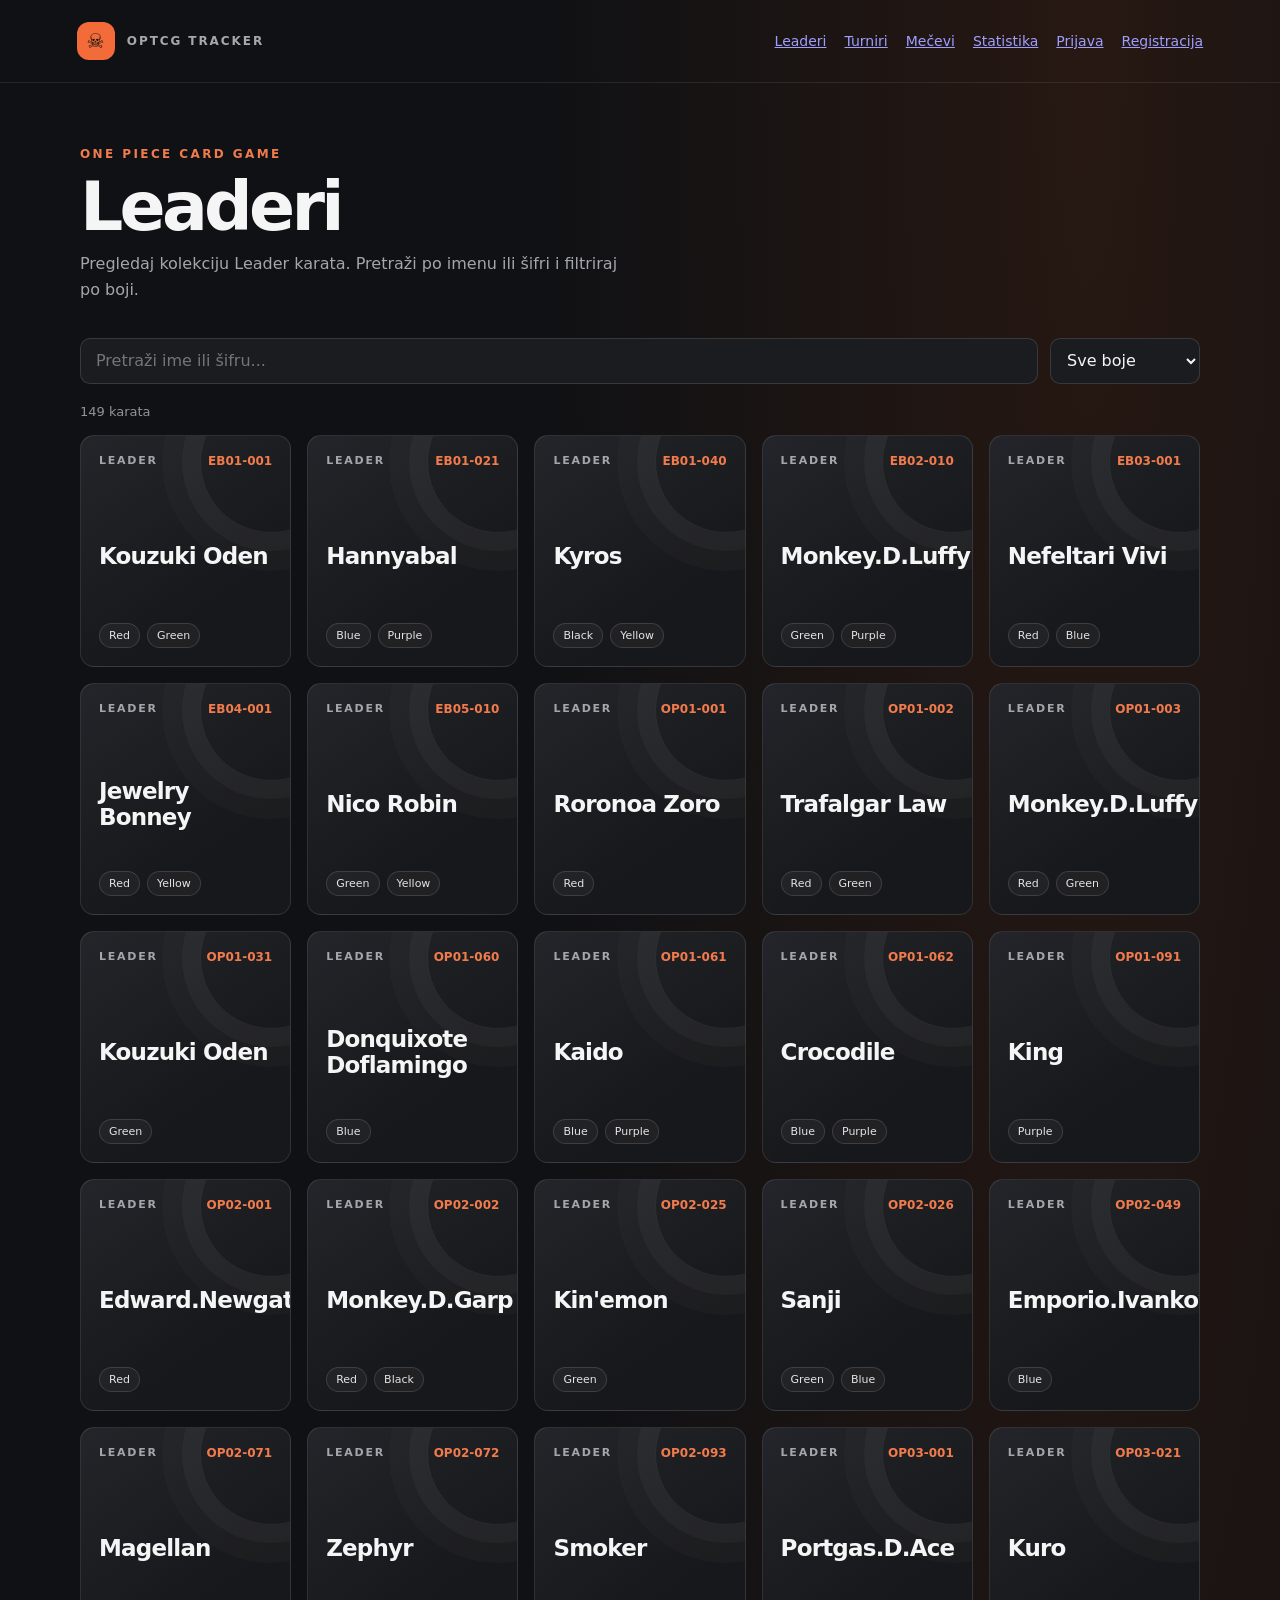
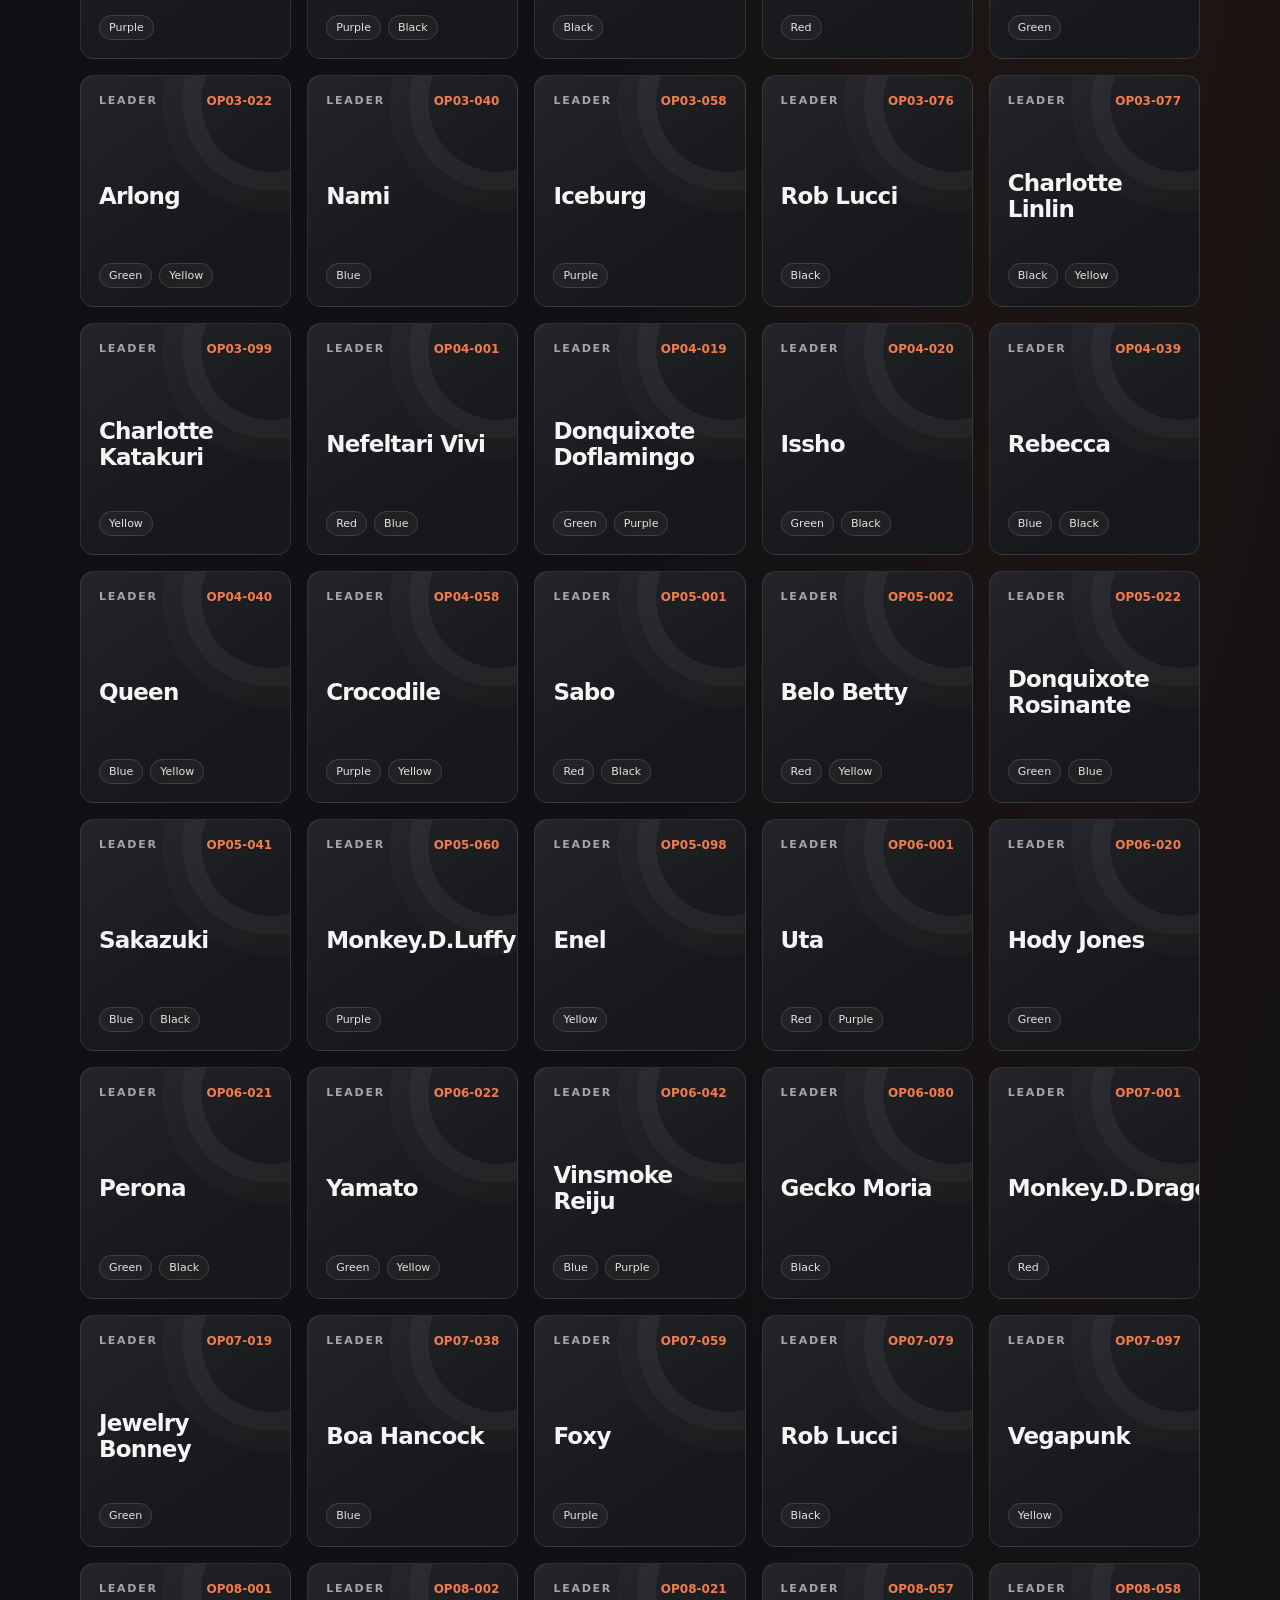
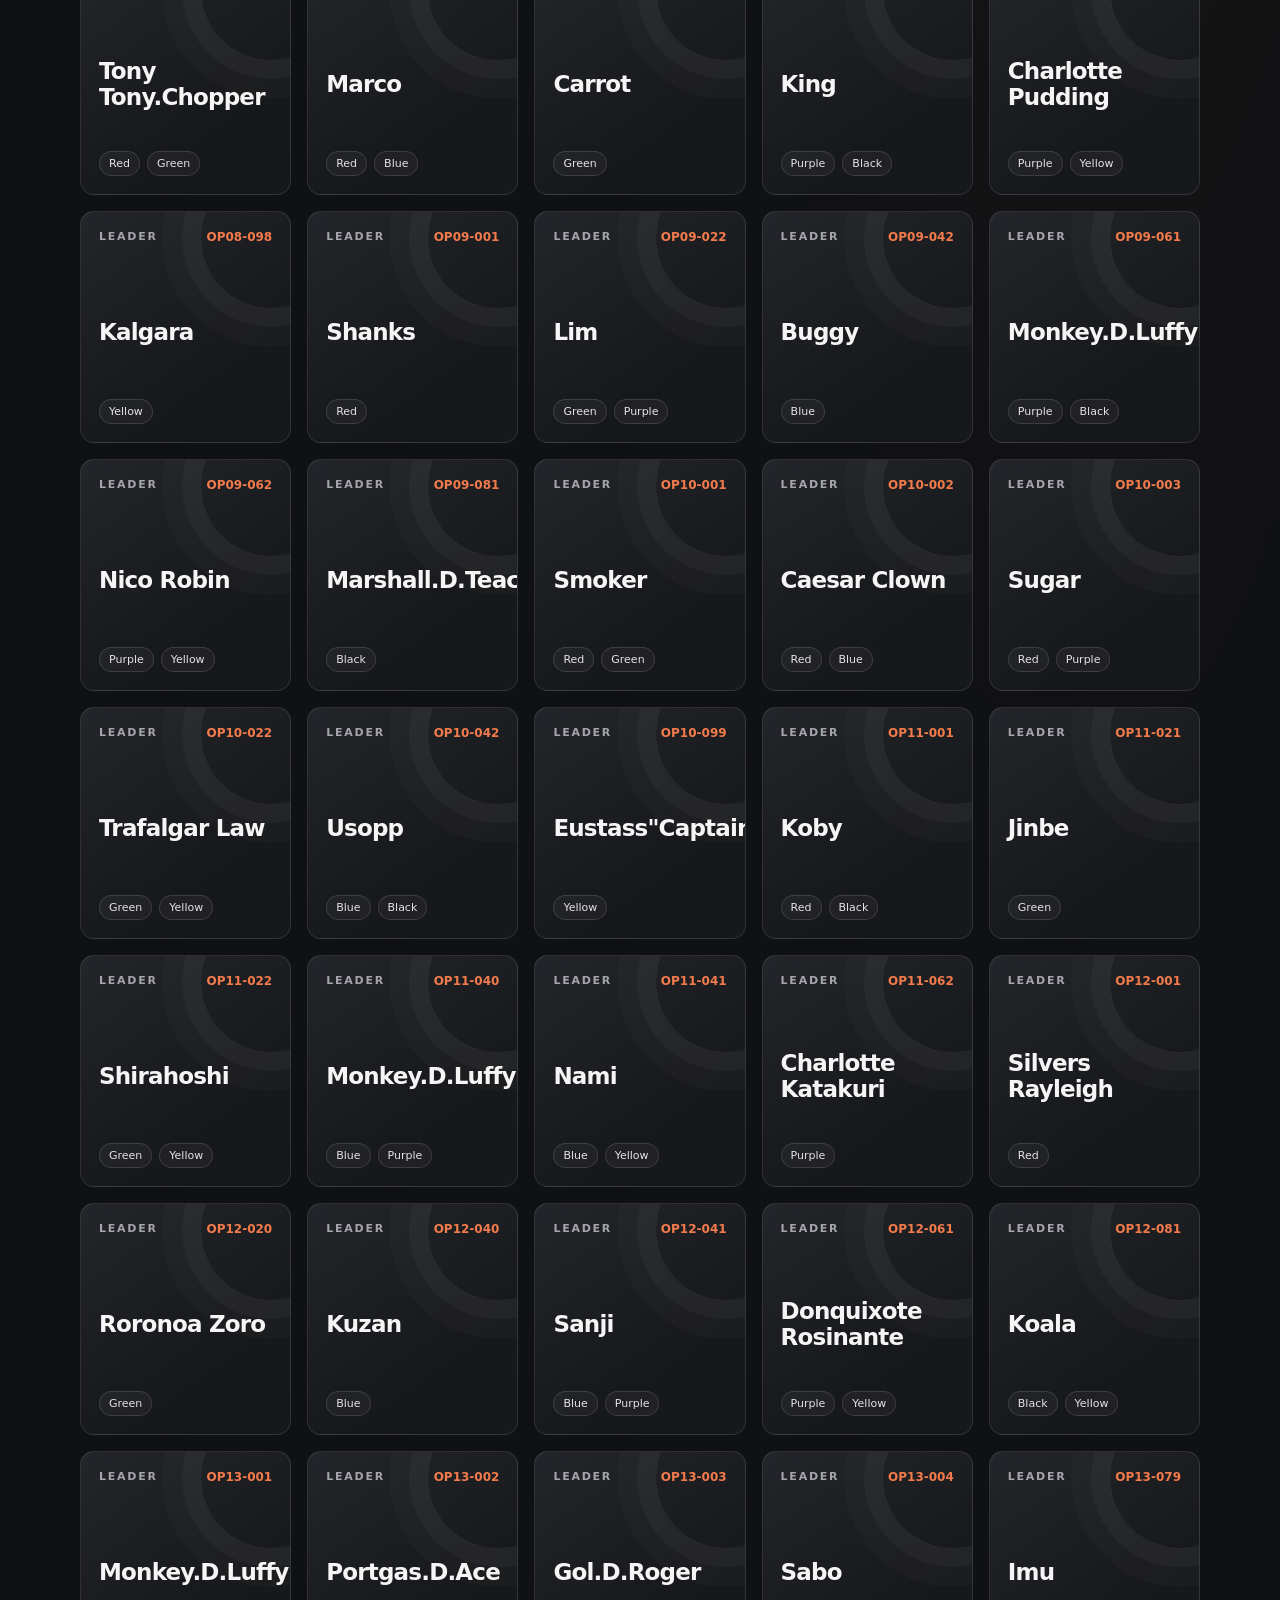
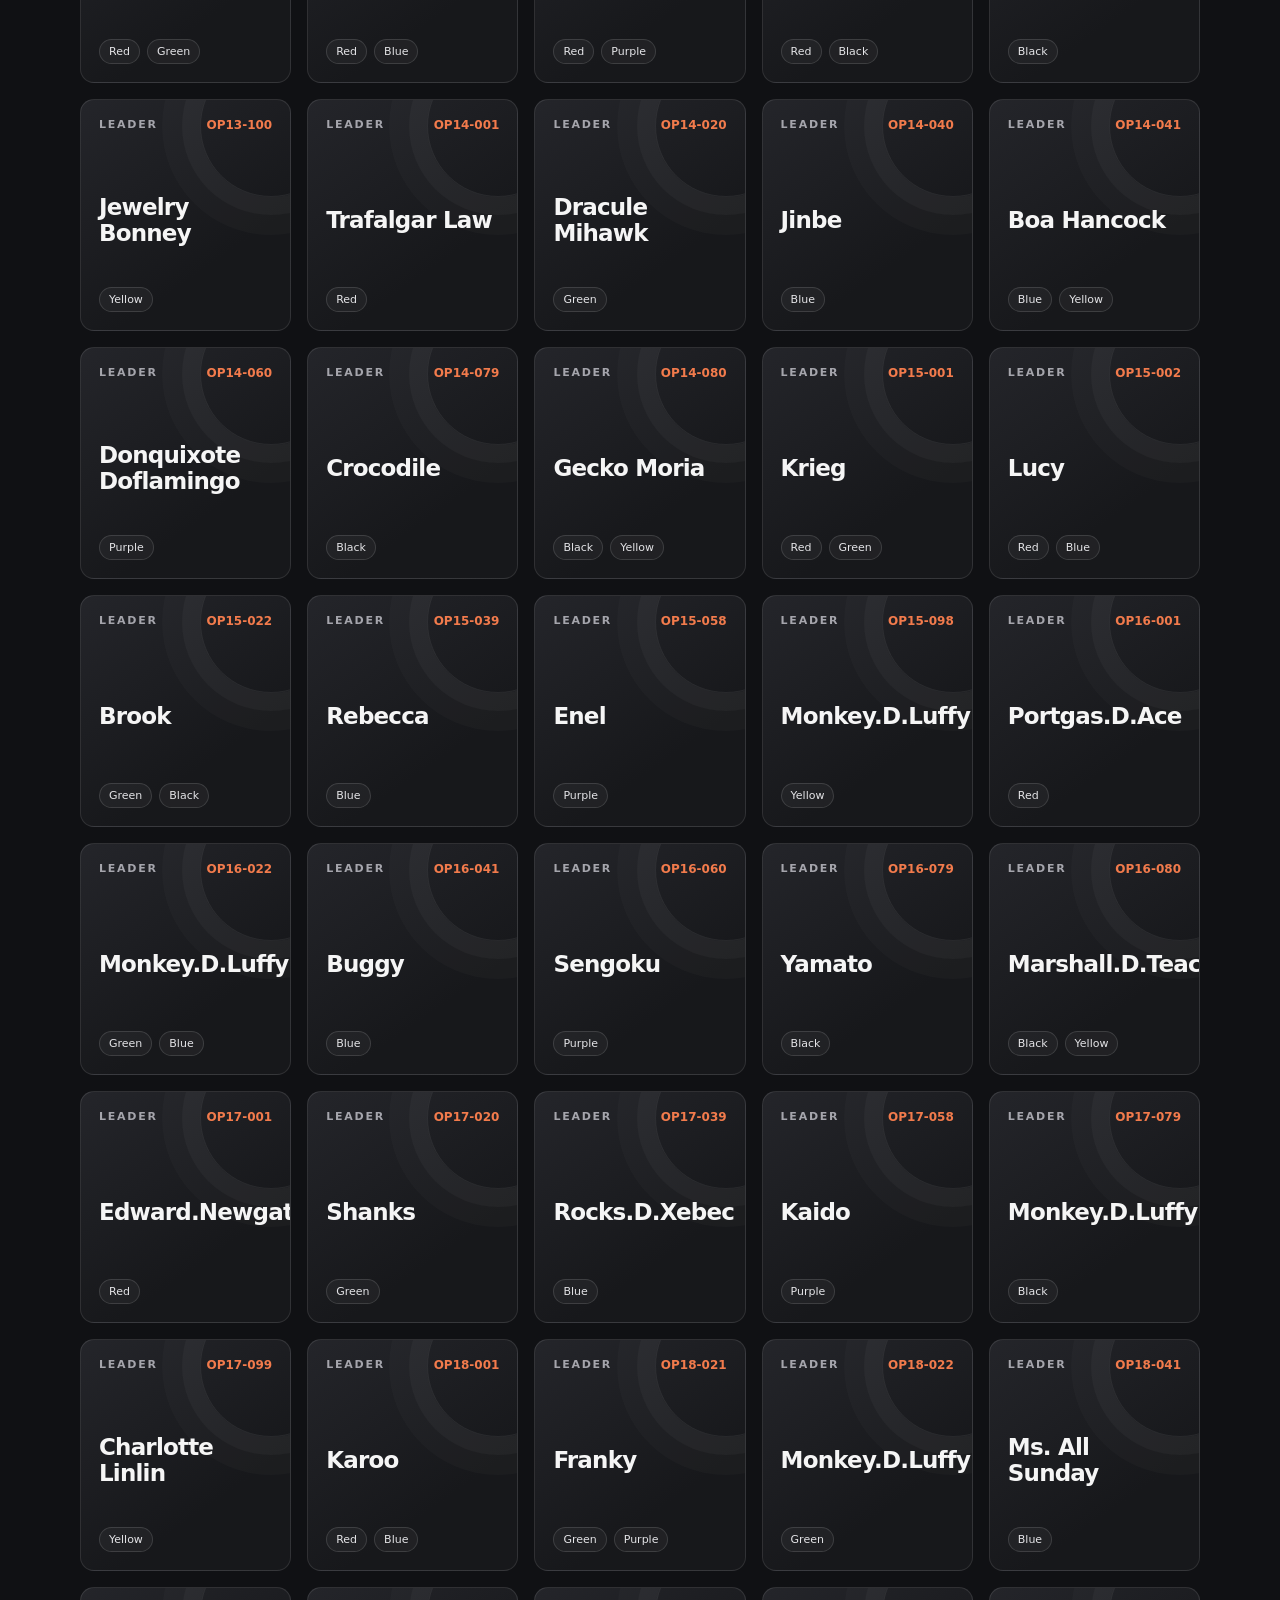
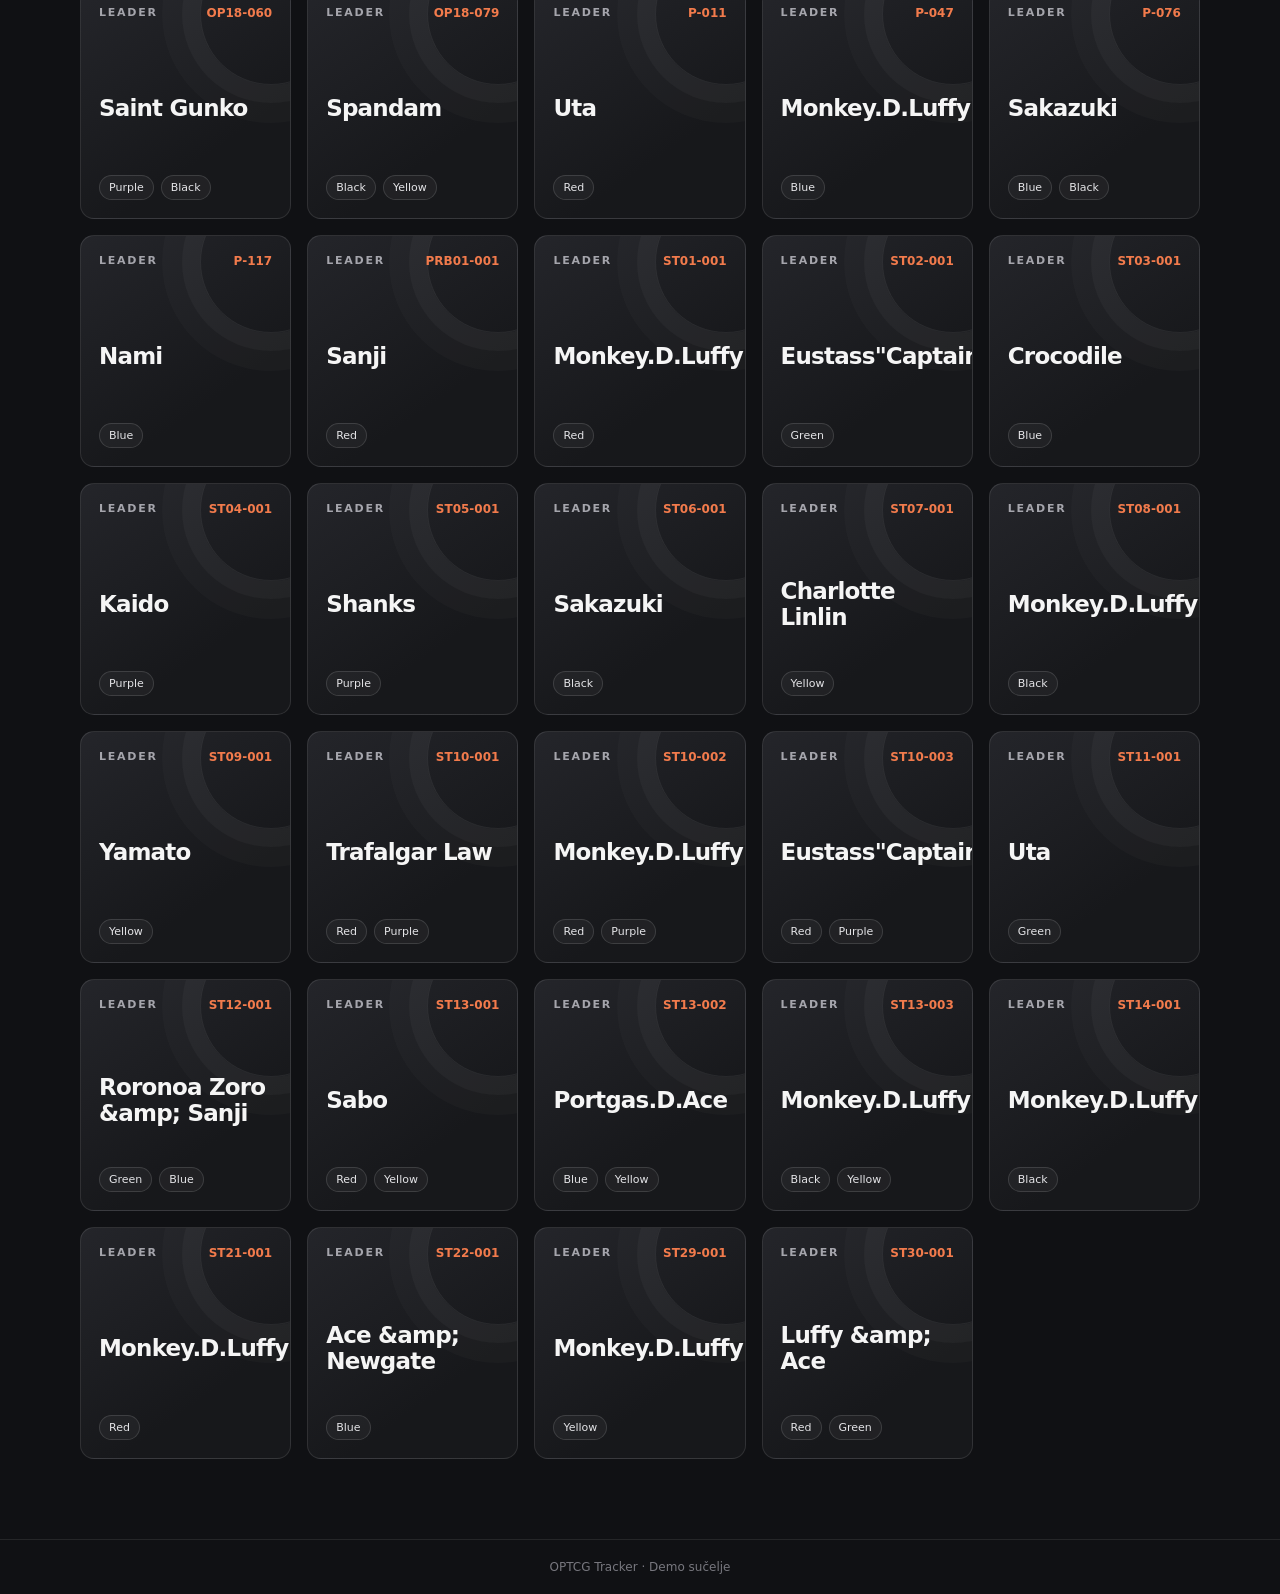
<file: web/index.html>
<!doctype html>
<html lang="hr">
  <head>
    <meta charset="utf-8">
    <meta name="viewport" content="width=device-width, initial-scale=1">
    <title>OPTCG Tracker — Leaders</title>
    <style>
      :root {
        color-scheme: dark;
        font-family: Inter, ui-sans-serif, system-ui, -apple-system, BlinkMacSystemFont, "Segoe UI", sans-serif;
        background: #101114;
        color: #f5f5f5;
        font-synthesis: none;
      }

      * { box-sizing: border-box; }

      body {
        margin: 0;
        min-width: 320px;
        background:
          radial-gradient(ellipse at 85% 0%, #49220f66, transparent 34rem),
          #101114;
      }

      header {
        display: flex;
        justify-content: space-between;
        align-items: center;
        gap: 20px;
        padding: 22px max(6vw, 24px);
        border-bottom: 1px solid #ffffff16;
      }

      .brand { display: flex; align-items: center; gap: 12px; font-weight: 800; letter-spacing: .04em; }
      .brand-mark {
        display: grid;
        width: 38px;
        height: 38px;
        place-items: center;
        border-radius: 12px;
        background: #f26b38;
        color: #151515;
        font-size: 20px;
      }
      .brand span:last-child { color: #a7a7ac; font-size: 12px; font-weight: 600; letter-spacing: .16em; }
      .demo-tag { color: #c8c8cc; font-size: 13px; }
      nav { display: flex; align-items: center; gap: 18px; color: #b7b7bd; font-size: 14px; }
      nav a:hover { color: #f27b4c; }

      main { width: min(1120px, 88vw); margin: 64px auto 80px; }
      .eyebrow { color: #f27b4c; font-size: 12px; font-weight: 800; letter-spacing: .2em; text-transform: uppercase; }
      h1 { margin: 12px 0 10px; font-size: clamp(38px, 7vw, 68px); letter-spacing: -.055em; line-height: 1; }
      .intro { max-width: 560px; margin: 0; color: #a5a5ac; line-height: 1.65; }

      .toolbar { display: flex; gap: 12px; margin: 34px 0 20px; }
      input, select {
        min-height: 46px;
        border: 1px solid #ffffff20;
        border-radius: 10px;
        outline: none;
        background: #1b1c20;
        color: #f5f5f5;
        font: inherit;
      }
      input { flex: 1; padding: 0 15px; }
      select { min-width: 150px; padding: 0 12px; }
      input:focus, select:focus { border-color: #f27b4c; }
      .result-count { margin: 0 0 16px; color: #929299; font-size: 13px; }

      .grid { display: grid; grid-template-columns: repeat(auto-fill, minmax(210px, 1fr)); gap: 16px; }
      .card {
        position: relative;
        display: flex;
        min-height: 232px;
        flex-direction: column;
        justify-content: space-between;
        overflow: hidden;
        padding: 18px;
        border: 1px solid #ffffff1b;
        border-radius: 14px;
        background: linear-gradient(145deg, #24252a, #17181b 68%);
        transition: transform .18s ease, border-color .18s ease;
      }
      .card:hover { transform: translateY(-4px); border-color: #f27b4c99; }
      .card::after {
        position: absolute;
        top: -45px;
        right: -52px;
        width: 140px;
        height: 140px;
        border: 1px solid #ffffff12;
        border-radius: 50%;
        box-shadow: 0 0 0 18px #ffffff08, 0 0 0 38px #ffffff05;
        content: "";
      }
      .card-top, .card-bottom { position: relative; z-index: 1; }
      .card-top { display: flex; justify-content: space-between; align-items: center; }
      .leader-label { color: #a5a5ac; font-size: 11px; font-weight: 800; letter-spacing: .16em; }
      .code { color: #f27b4c; font-size: 12px; font-weight: 800; }
      .card h2 { max-width: 200px; margin: 42px 0 20px; font-size: 23px; letter-spacing: -.035em; line-height: 1.15; }
      .colors { display: flex; flex-wrap: wrap; gap: 7px; }
      .color {
        padding: 5px 9px;
        border: 1px solid #ffffff20;
        border-radius: 99px;
        background: #ffffff0b;
        color: #e4e4e7;
        font-size: 11px;
      }
      .message { grid-column: 1 / -1; padding: 28px; border: 1px solid #ffffff20; border-radius: 12px; color: #c6c6ca; }
      footer { padding: 20px; border-top: 1px solid #ffffff16; color: #77777e; text-align: center; font-size: 12px; }

      @media (max-width: 560px) {
        header { padding: 18px 6vw; }
        .demo-tag { display: none; }
        nav { gap: 12px; font-size: 12px; }
        main { margin-top: 46px; }
        .toolbar { flex-direction: column; }
        select { width: 100%; }
      }
    </style>
  </head>
  <body>
    <header>
      <div class="brand"><span class="brand-mark">☠</span><span>OPTCG <span>TRACKER</span></span></div>
      <nav><a href="index.html">Leaderi</a><a href="tournaments.html">Turniri</a><a href="matches.html">Mečevi</a><a href="stats.html">Statistika</a><a href="login.html">Prijava</a><a href="register.html">Registracija</a></nav>
    </header>
    <main>
      <div class="eyebrow">One Piece Card Game</div>
      <h1>Leaderi</h1>
      <p class="intro">Pregledaj kolekciju Leader karata. Pretraži po imenu ili šifri i filtriraj po boji.</p>
      <div class="toolbar">
        <input id="search" type="search" placeholder="Pretraži ime ili šifru..." aria-label="Pretraži karte">
        <select id="color-filter" aria-label="Filtriraj po boji">
          <option value="">Sve boje</option>
        </select>
      </div>
      <p id="result-count" class="result-count">Učitavanje karata...</p>
      <section id="leaders" class="grid" aria-live="polite"></section>
    </main>
    <footer>OPTCG Tracker · Demo sučelje</footer>
    <script>
      const grid = document.querySelector("#leaders");
      const search = document.querySelector("#search");
      const colorFilter = document.querySelector("#color-filter");
      const resultCount = document.querySelector("#result-count");
      let leaders = [];

      function renderLeaders() {
        const query = search.value.trim().toLowerCase();
        const selectedColor = colorFilter.value;
        const filtered = leaders.filter((leader) => {
          const matchesQuery = `${leader.name} ${leader.code}`.toLowerCase().includes(query);
          const colors = leader.color.split("/").map((color) => color.trim());
          return matchesQuery && (!selectedColor || colors.includes(selectedColor));
        });

        resultCount.textContent = `${filtered.length} ${filtered.length === 1 ? "karta" : "karata"}`;
        grid.replaceChildren();

        if (filtered.length === 0) {
          const empty = document.createElement("div");
          empty.className = "message";
          empty.textContent = "Nema karata koje odgovaraju pretrazi.";
          grid.append(empty);
          return;
        }

        for (const leader of filtered) {
          const card = document.createElement("article");
          card.className = "card";

          const top = document.createElement("div");
          top.className = "card-top";
          const label = document.createElement("span");
          label.className = "leader-label";
          label.textContent = "LEADER";
          const code = document.createElement("span");
          code.className = "code";
          code.textContent = leader.code;
          top.append(label, code);

          const name = document.createElement("h2");
          name.textContent = leader.name;
          const colors = document.createElement("div");
          colors.className = "colors";
          for (const color of leader.color.split("/")) {
            const chip = document.createElement("span");
            chip.className = "color";
            chip.textContent = color.trim();
            colors.append(chip);
          }

          const bottom = document.createElement("div");
          bottom.className = "card-bottom";
          bottom.append(colors);
          card.append(top, name, bottom);
          grid.append(card);
        }
      }

      async function loadLeaders() {
        try {
          const response = await fetch("../src/data/leaders.json");
          if (!response.ok) throw new Error(`HTTP ${response.status}`);
          leaders = await response.json();

          const colors = [...new Set(leaders.flatMap((leader) => leader.color.split("/").map((color) => color.trim())))].sort();
          for (const color of colors) {
            const option = document.createElement("option");
            option.value = color;
            option.textContent = color;
            colorFilter.append(option);
          }
          renderLeaders();
        } catch (error) {
          resultCount.textContent = "Podaci nisu učitani.";
          const message = document.createElement("div");
          message.className = "message";
          message.textContent = "Pokreni lokalni web-poslužitelj iz glavne mape projekta da bi se karte učitale.";
          grid.append(message);
          console.error("Greška pri učitavanju Leader karata:", error);
        }
      }

      search.addEventListener("input", renderLeaders);
      colorFilter.addEventListener("change", renderLeaders);
      loadLeaders();
    </script>
  </body>
</html>
</file>
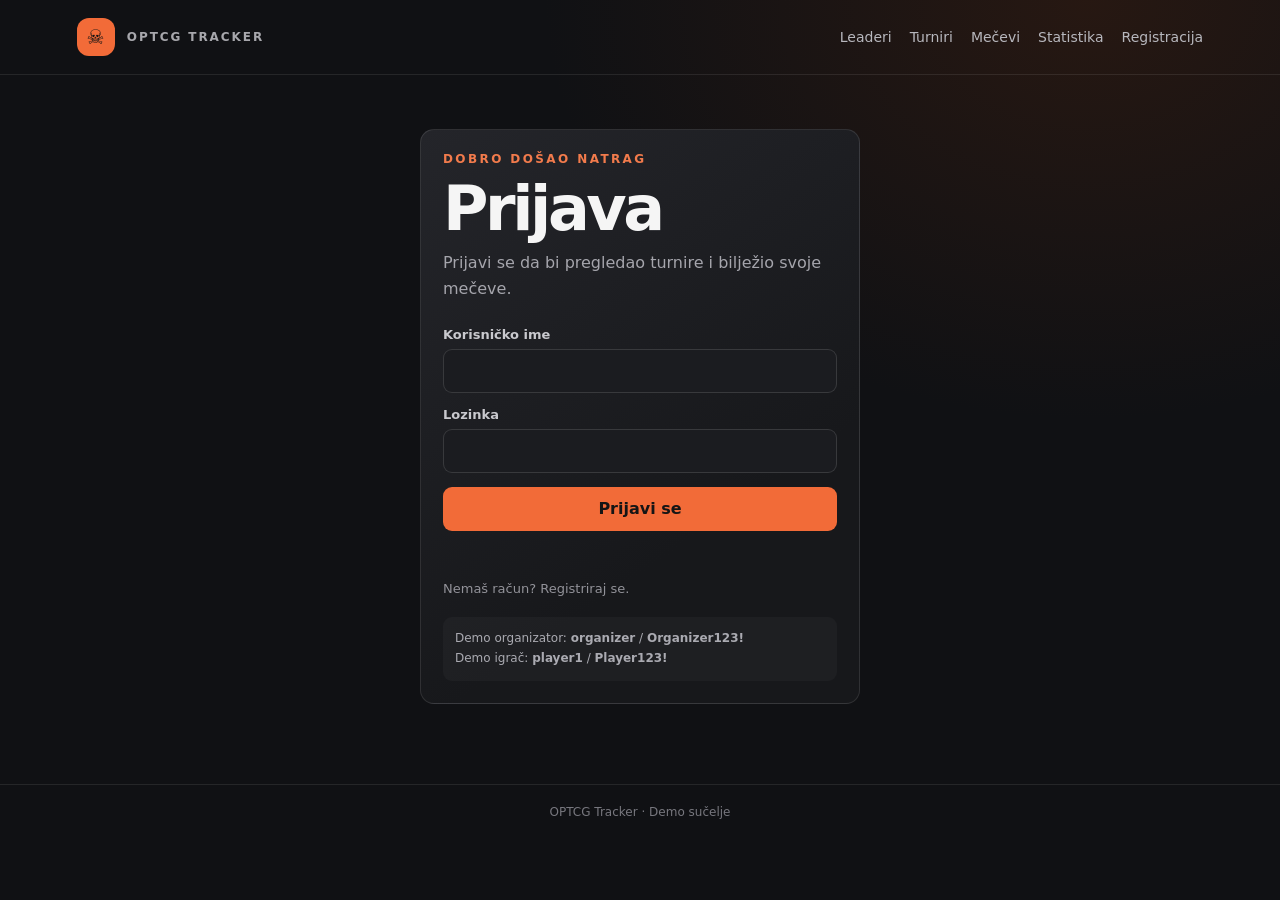
<file: web/login.html>
<!doctype html>
<html lang="hr">
  <head>
    <meta charset="utf-8">
    <meta name="viewport" content="width=device-width, initial-scale=1">
    <title>Prijava — OPTCG Tracker</title>
    <link rel="stylesheet" href="demo.css">
  </head>
  <body>
    <header>
      <a class="brand" href="index.html"><span class="brand-mark">☠</span><span>OPTCG <span>TRACKER</span></span></a>
      <nav><a href="index.html">Leaderi</a><a href="tournaments.html">Turniri</a><a href="matches.html">Mečevi</a><a href="stats.html">Statistika</a><a href="register.html">Registracija</a></nav>
    </header>
    <main>
      <section class="login-wrap panel">
        <div class="eyebrow">Dobro došao natrag</div>
        <h1>Prijava</h1>
        <p class="intro">Prijavi se da bi pregledao turnire i bilježio svoje mečeve.</p>
        <form id="login-form" style="margin-top:24px">
          <label>Korisničko ime<input name="username" autocomplete="username" required></label>
          <label>Lozinka<input name="password" type="password" autocomplete="current-password" required></label>
          <button class="primary" type="submit">Prijavi se</button>
          <p id="notice" class="notice" role="status"></p>
        </form>
        <p class="hint">Nemaš račun? <a href="register.html">Registriraj se</a>.</p>
        <p class="demo-credentials">Demo organizator: <strong>organizer</strong> / <strong>Organizer123!</strong><br>Demo igrač: <strong>player1</strong> / <strong>Player123!</strong></p>
      </section>
    </main>
    <footer>OPTCG Tracker · Demo sučelje</footer>
    <script src="demo.js"></script>
  </body>
</html>
</file>
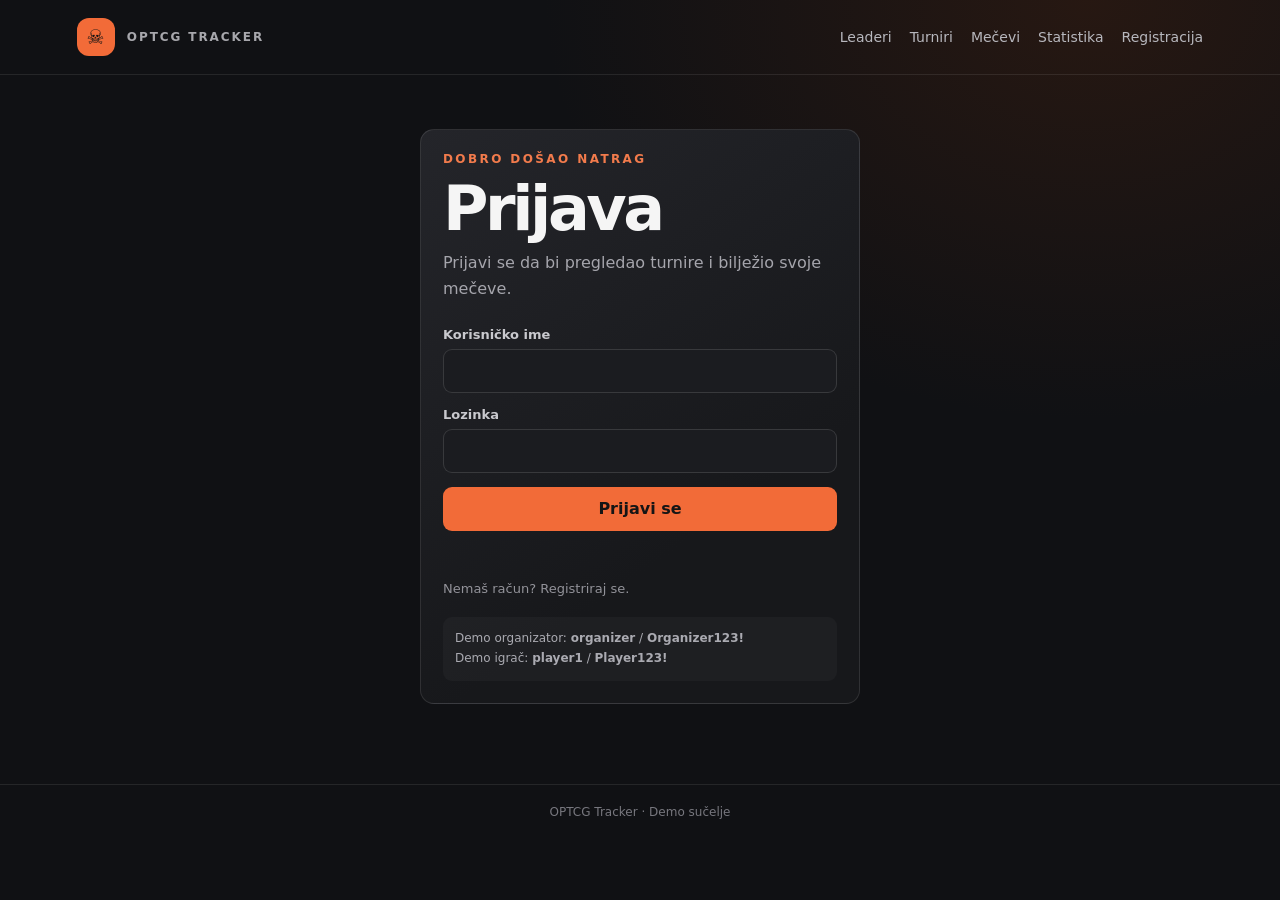
<file: web/matches.html>
<!doctype html>
<html lang="hr">
  <head>
    <meta charset="utf-8">
    <meta name="viewport" content="width=device-width, initial-scale=1">
    <title>Mečevi — OPTCG Tracker</title>
    <link rel="stylesheet" href="demo.css">
  </head>
  <body>
    <header>
      <a class="brand" href="index.html"><span class="brand-mark">☠</span><span>OPTCG <span>TRACKER</span></span></a>
      <nav><span id="user-label"></span><a href="index.html">Leaderi</a><a href="tournaments.html">Turniri</a><a href="matches.html">Mečevi</a><a href="stats.html">Statistika</a><button type="button" data-logout>Odjava</button></nav>
    </header>
    <main>
      <div class="eyebrow">Praćenje rezultata</div>
      <h1>Mečevi</h1>
      <p class="intro">Zabilježi rezultat meča i pregledaj svoje ranije unose.</p>
      <div class="layout">
        <section class="panel">
          <h2>Novi meč</h2>
          <form id="match-form">
            <label>Moj Leader<select name="my_leader_id" required></select></label>
            <label>Leader protivnika<select name="opponent_leader_id" required></select></label>
            <label>Ime protivnika<input name="opponent_name" maxlength="100" required></label>
            <label>Turnir (opcionalno)<select name="tournament_id"></select></label>
            <label>Runda (opcionalno)<input name="round_number" type="number" min="1"></label>
            <label>Ishod
              <select name="result" required>
                <option value="WIN">Pobjeda</option>
                <option value="LOSS">Poraz</option>
                <option value="DRAW">Neriješeno</option>
              </select>
            </label>
            <label>Ishod bacanja kocke
              <select name="dice_result" required>
                <option value="WIN">Pobjeda</option>
                <option value="LOSS">Poraz</option>
              </select>
            </label>
            <label>Redoslijed igre
              <select name="turn_order" required>
                <option value="FIRST">Igrao sam prvi</option>
                <option value="SECOND">Igrao sam drugi</option>
              </select>
            </label>
            <button class="primary" type="submit">Spremi meč</button>
          </form>
          <p id="notice" class="notice" role="status"></p>
          <p class="hint">Za unos meča u turnir moraš biti prijavljen na taj turnir s odabranim Leaderom.</p>
        </section>
        <section>
          <h2>Moji mečevi</h2>
          <div id="match-list" class="items" aria-live="polite"></div>
        </section>
      </div>
    </main>
    <footer>OPTCG Tracker · Demo sučelje</footer>
    <script src="demo.js"></script>
  </body>
</html>
</file>
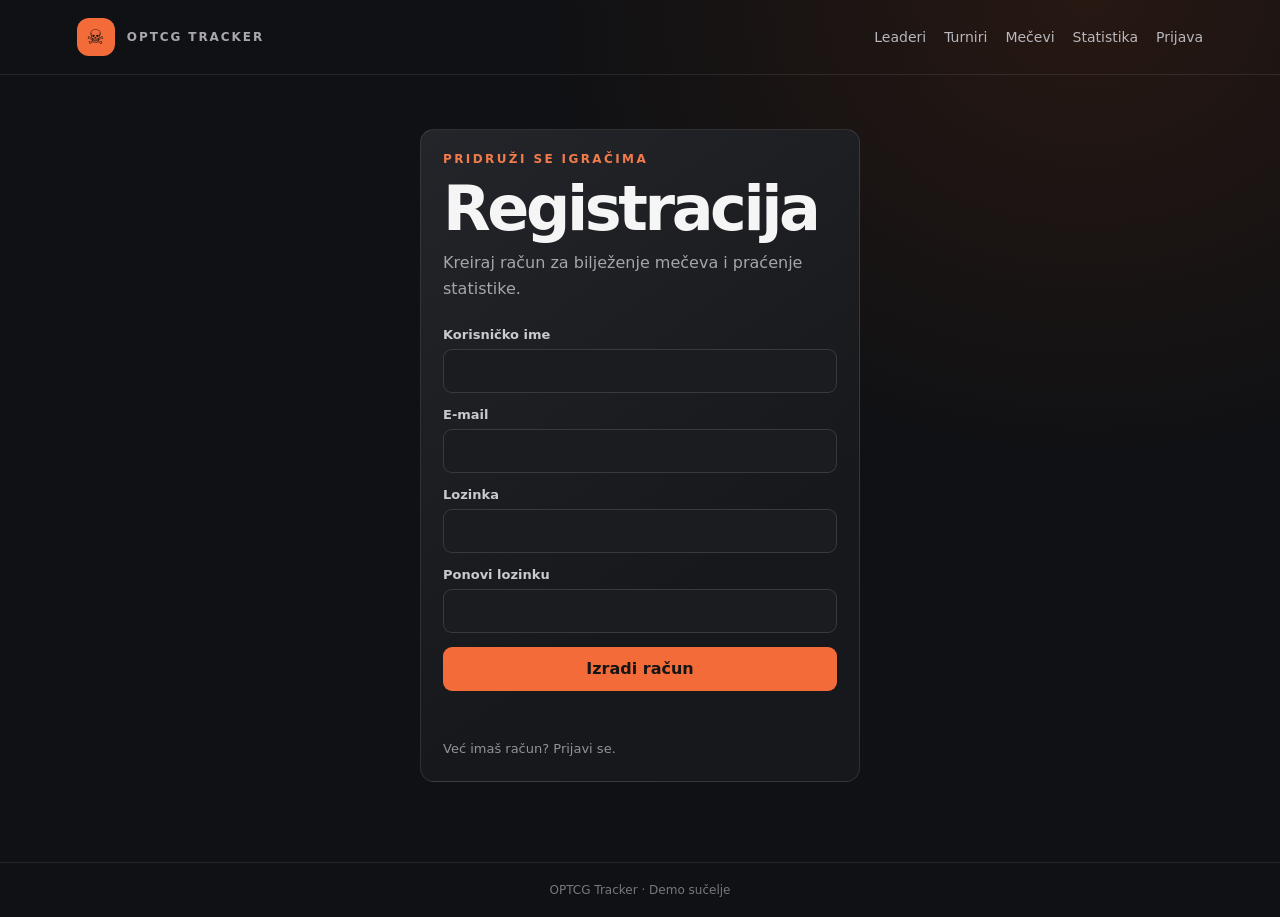
<file: web/register.html>
<!doctype html>
<html lang="hr">
  <head>
    <meta charset="utf-8">
    <meta name="viewport" content="width=device-width, initial-scale=1">
    <title>Registracija — OPTCG Tracker</title>
    <link rel="stylesheet" href="demo.css">
  </head>
  <body>
    <header>
      <a class="brand" href="index.html"><span class="brand-mark">☠</span><span>OPTCG <span>TRACKER</span></span></a>
      <nav><a href="index.html">Leaderi</a><a href="tournaments.html">Turniri</a><a href="matches.html">Mečevi</a><a href="stats.html">Statistika</a><a href="login.html">Prijava</a></nav>
    </header>
    <main>
      <section class="login-wrap panel">
        <div class="eyebrow">Pridruži se igračima</div>
        <h1>Registracija</h1>
        <p class="intro">Kreiraj račun za bilježenje mečeva i praćenje statistike.</p>
        <form id="register-form" style="margin-top:24px">
          <label>Korisničko ime<input name="username" autocomplete="username" minlength="1" maxlength="50" required></label>
          <label>E-mail<input name="email" type="email" autocomplete="email" maxlength="255" required></label>
          <label>Lozinka<input name="password" type="password" autocomplete="new-password" minlength="8" required></label>
          <label>Ponovi lozinku<input name="password_confirmation" type="password" autocomplete="new-password" minlength="8" required></label>
          <button class="primary" type="submit">Izradi račun</button>
          <p id="notice" class="notice" role="status"></p>
        </form>
        <p class="hint">Već imaš račun? <a href="login.html">Prijavi se</a>.</p>
      </section>
    </main>
    <footer>OPTCG Tracker · Demo sučelje</footer>
    <script src="demo.js"></script>
  </body>
</html>
</file>
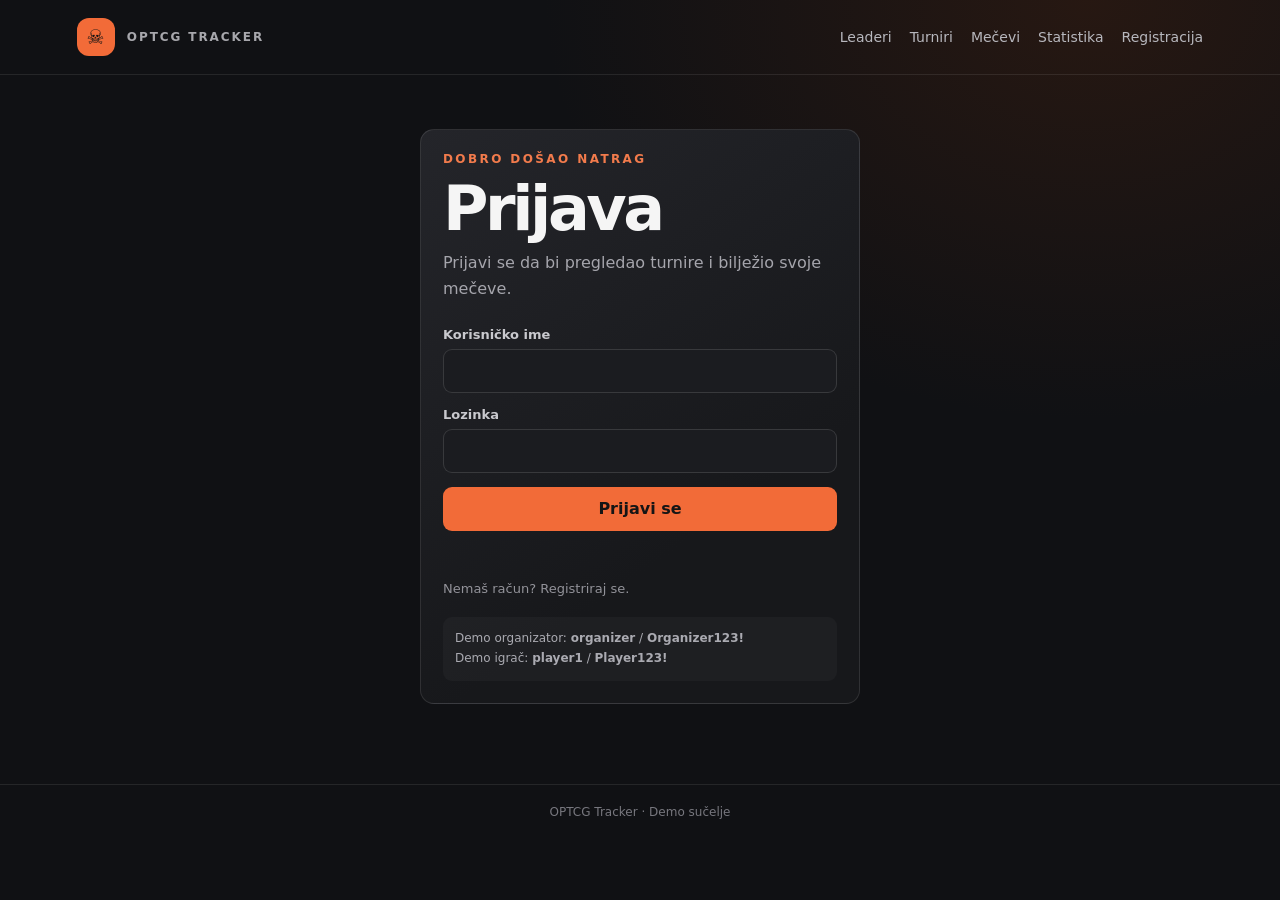
<file: web/stats.html>
<!doctype html>
<html lang="hr">
  <head>
    <meta charset="utf-8">
    <meta name="viewport" content="width=device-width, initial-scale=1">
    <title>Statistika — OPTCG Tracker</title>
    <link rel="stylesheet" href="demo.css">
  </head>
  <body>
    <header>
      <a class="brand" href="index.html"><span class="brand-mark">☠</span><span>OPTCG <span>TRACKER</span></span></a>
      <nav><span id="user-label"></span><a href="index.html">Leaderi</a><a href="tournaments.html">Turniri</a><a href="matches.html">Mečevi</a><a href="stats.html">Statistika</a><button type="button" data-logout>Odjava</button></nav>
    </header>
    <main>
      <div class="eyebrow">Rezultati i učinak</div>
      <h1>Moja statistika</h1>
      <p class="intro">Pregled rezultata iz tvojih zabilježenih mečeva.</p>
      <p id="notice" class="notice" role="status"></p>
      <section id="summary" class="stats-summary" aria-live="polite"></section>
      <div class="stats-sections">
        <section class="panel">
          <h2>Po mom Leaderu</h2>
          <div id="by-my-leader"></div>
        </section>
        <section class="panel">
          <h2>Po protivniku</h2>
          <div id="by-opponent"></div>
        </section>
        <section class="panel">
          <h2>Po protivnikovom Leaderu</h2>
          <div id="by-opponent-leader"></div>
        </section>
        <section class="panel">
          <h2>Protivnik + Leader</h2>
          <div id="by-matchup"></div>
        </section>
      </div>
    </main>
    <footer>OPTCG Tracker · Demo sučelje</footer>
    <script src="demo.js"></script>
  </body>
</html>
</file>
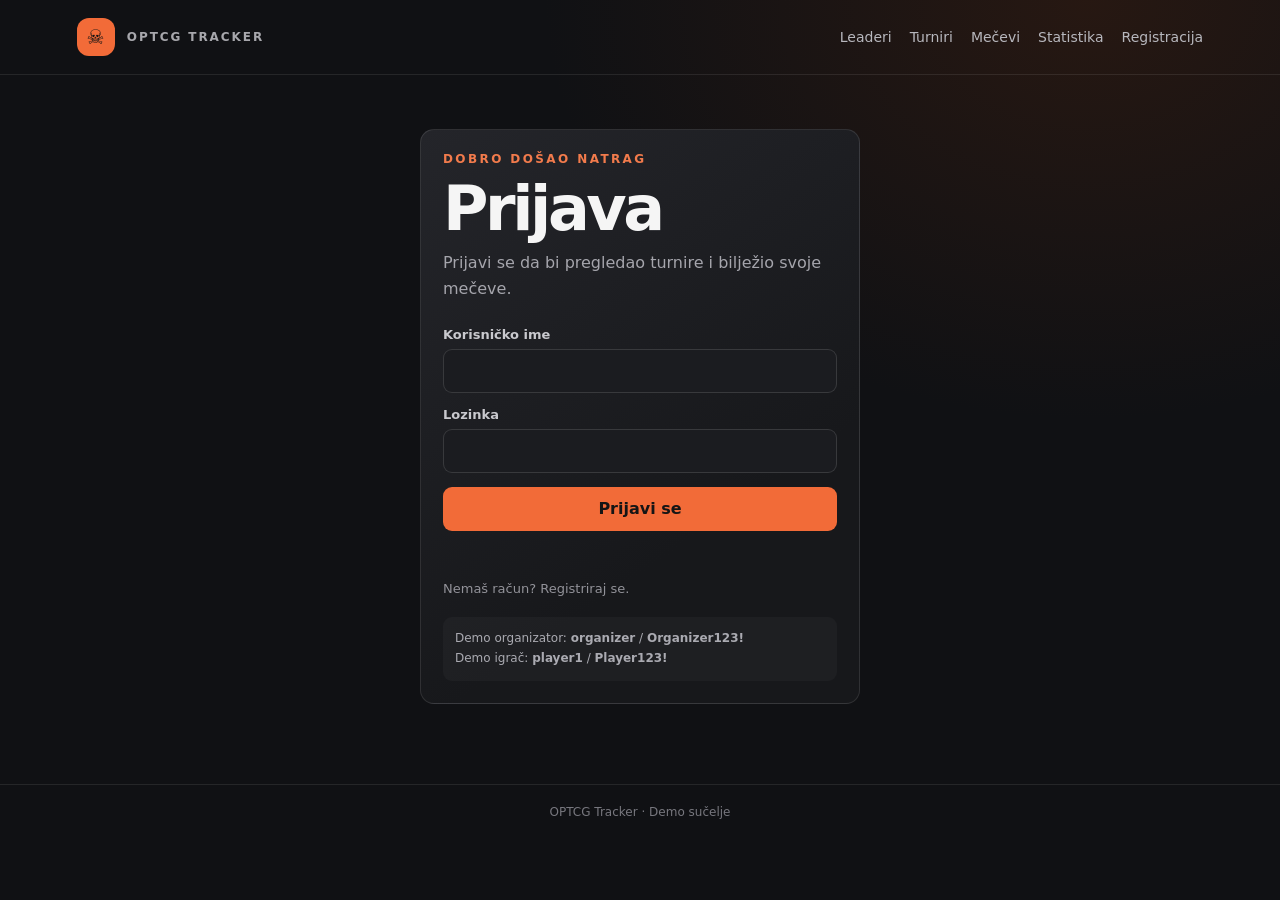
<file: web/tournaments.html>
<!doctype html>
<html lang="hr">
  <head>
    <meta charset="utf-8">
    <meta name="viewport" content="width=device-width, initial-scale=1">
    <title>Turniri — OPTCG Tracker</title>
    <link rel="stylesheet" href="demo.css">
  </head>
  <body>
    <header>
      <a class="brand" href="index.html"><span class="brand-mark">☠</span><span>OPTCG <span>TRACKER</span></span></a>
      <nav><span id="user-label"></span><a href="index.html">Leaderi</a><a href="tournaments.html">Turniri</a><a href="matches.html">Mečevi</a><a href="stats.html">Statistika</a><button type="button" data-logout>Odjava</button></nav>
    </header>
    <main>
      <div class="eyebrow">Organizacija događaja</div>
      <h1>Turniri</h1>
      <p class="intro">Pregledaj postojeće turnire ili izradi novi kao organizator.</p>
      <div class="layout">
        <section id="create-panel" class="panel">
          <h2>Novi turnir</h2>
          <form id="tournament-form">
            <label>Naziv turnira<input name="name" maxlength="150" placeholder="npr. Friday locals" required></label>
            <label>Format
              <select name="format">
                <option value="SWISS">Swiss</option>
                <option value="CUSTOM">Custom</option>
              </select>
            </label>
            <button class="primary" type="submit">Izradi turnir</button>
          </form>
          <p id="create-hint" class="hint">Izrada turnira dostupna je korisnicima s ulogom organizatora.</p>
          <p id="notice" class="notice" role="status"></p>
        </section>
        <section>
          <h2>Dostupni turniri</h2>
          <div id="tournament-list" class="items" aria-live="polite"></div>
        </section>
      </div>
    </main>
    <footer>OPTCG Tracker · Demo sučelje</footer>
    <script src="demo.js"></script>
  </body>
</html>
</file>
<file: web/demo.css>
:root {
  color-scheme: dark;
  font-family: Inter, ui-sans-serif, system-ui, -apple-system, BlinkMacSystemFont, "Segoe UI", sans-serif;
  background: #101114;
  color: #f5f5f5;
  font-synthesis: none;
}

* { box-sizing: border-box; }

body {
  margin: 0;
  min-width: 320px;
  background: radial-gradient(ellipse at 85% 0%, #49220f66, transparent 34rem), #101114;
}

header {
  display: flex;
  justify-content: space-between;
  align-items: center;
  gap: 20px;
  padding: 18px max(6vw, 24px);
  border-bottom: 1px solid #ffffff16;
}

a { color: inherit; text-decoration: none; }
.brand { display: flex; align-items: center; gap: 12px; font-weight: 800; letter-spacing: .04em; }
.brand-mark {
  display: grid;
  width: 38px;
  height: 38px;
  place-items: center;
  border-radius: 12px;
  background: #f26b38;
  color: #151515;
  font-size: 20px;
}
.brand span:last-child { color: #a7a7ac; font-size: 12px; font-weight: 600; letter-spacing: .16em; }
nav { display: flex; align-items: center; gap: 18px; color: #b7b7bd; font-size: 14px; }
nav a:hover, nav button:hover { color: #f27b4c; }
nav button { padding: 0; border: 0; background: none; color: inherit; cursor: pointer; font: inherit; }

main { width: min(1050px, 88vw); margin: 54px auto 80px; }
.eyebrow { color: #f27b4c; font-size: 12px; font-weight: 800; letter-spacing: .2em; text-transform: uppercase; }
h1 { margin: 12px 0 10px; font-size: clamp(38px, 7vw, 62px); letter-spacing: -.055em; line-height: 1; }
h2 { margin: 0 0 16px; font-size: 20px; letter-spacing: -.025em; }
.intro { max-width: 600px; margin: 0; color: #a5a5ac; line-height: 1.65; }
.layout { display: grid; grid-template-columns: minmax(260px, .8fr) minmax(0, 1.2fr); gap: 20px; margin-top: 32px; align-items: start; }
.panel, .item {
  border: 1px solid #ffffff1b;
  border-radius: 14px;
  background: linear-gradient(145deg, #24252a, #17181b 68%);
}
.panel { padding: 22px; }
.items { display: grid; gap: 12px; }
.item { padding: 17px 18px; }
.item-title { display: flex; justify-content: space-between; gap: 12px; align-items: start; }
.item-title strong { font-size: 16px; }
.muted, .hint { color: #929299; font-size: 13px; line-height: 1.55; }
.hint { margin: 14px 0 0; }
.badge { color: #f27b4c; font-size: 12px; font-weight: 750; }

form { display: grid; gap: 14px; }
form[hidden] { display: none; }
label { display: grid; gap: 7px; color: #c9c9ce; font-size: 13px; font-weight: 650; }
input, select {
  width: 100%;
  min-height: 44px;
  padding: 0 12px;
  border: 1px solid #ffffff20;
  border-radius: 9px;
  outline: none;
  background: #1b1c20;
  color: #f5f5f5;
  font: inherit;
}
input:focus, select:focus { border-color: #f27b4c; }
button.primary {
  min-height: 44px;
  padding: 0 16px;
  border: 0;
  border-radius: 9px;
  background: #f26b38;
  color: #151515;
  cursor: pointer;
  font: inherit;
  font-weight: 800;
}
button.primary:hover { background: #ff8757; }
button:disabled { cursor: wait; opacity: .65; }
.delete-button {
  margin-top: 12px;
  padding: 7px 10px;
  border: 1px solid #f26b3866;
  border-radius: 8px;
  background: #f26b3814;
  color: #ff9a76;
  cursor: pointer;
  font: inherit;
  font-size: 12px;
}
.delete-button:hover { background: #f26b3826; }
.notice { min-height: 20px; margin: 0; color: #f3a17e; font-size: 13px; line-height: 1.5; }
.notice.success { color: #8bd1a0; }
.login-wrap { width: min(440px, 100%); margin: 0 auto; }
.demo-credentials { margin: 18px 0 0; padding: 12px; border-radius: 9px; background: #ffffff08; color: #aaaab1; font-size: 12px; line-height: 1.65; }
.stats-summary { display: grid; grid-template-columns: repeat(auto-fit, minmax(140px, 1fr)); gap: 12px; margin: 28px 0; }
.stat-card { padding: 18px; border: 1px solid #ffffff1b; border-radius: 12px; background: #1b1c20; }
.stat-card span { display: block; color: #a5a5ac; font-size: 12px; }
.stat-card strong { display: block; margin-top: 8px; color: #f27b4c; font-size: 26px; }
.stats-sections { display: grid; grid-template-columns: repeat(auto-fit, minmax(min(100%, 440px), 1fr)); gap: 16px; }
.stats-sections .panel { min-width: 0; }
.table-wrap { overflow-x: auto; }
table { width: 100%; border-collapse: collapse; font-size: 13px; white-space: nowrap; }
th, td { padding: 10px 9px; border-bottom: 1px solid #ffffff16; text-align: left; }
th { color: #aaaab1; font-size: 11px; letter-spacing: .04em; }
td { color: #e4e4e7; }
td.numeric { font-variant-numeric: tabular-nums; }
a.inline-link { color: #f27b4c; }
footer { padding: 20px; border-top: 1px solid #ffffff16; color: #77777e; text-align: center; font-size: 12px; }

@media (max-width: 720px) {
  header { align-items: flex-start; }
  nav { justify-content: flex-end; flex-wrap: wrap; gap: 10px 14px; font-size: 12px; }
  .layout { grid-template-columns: 1fr; }
}

@media (max-width: 480px) {
  header { padding-inline: 6vw; }
  .brand > span:last-child { display: none; }
  main { margin-top: 40px; }
}
</file>
